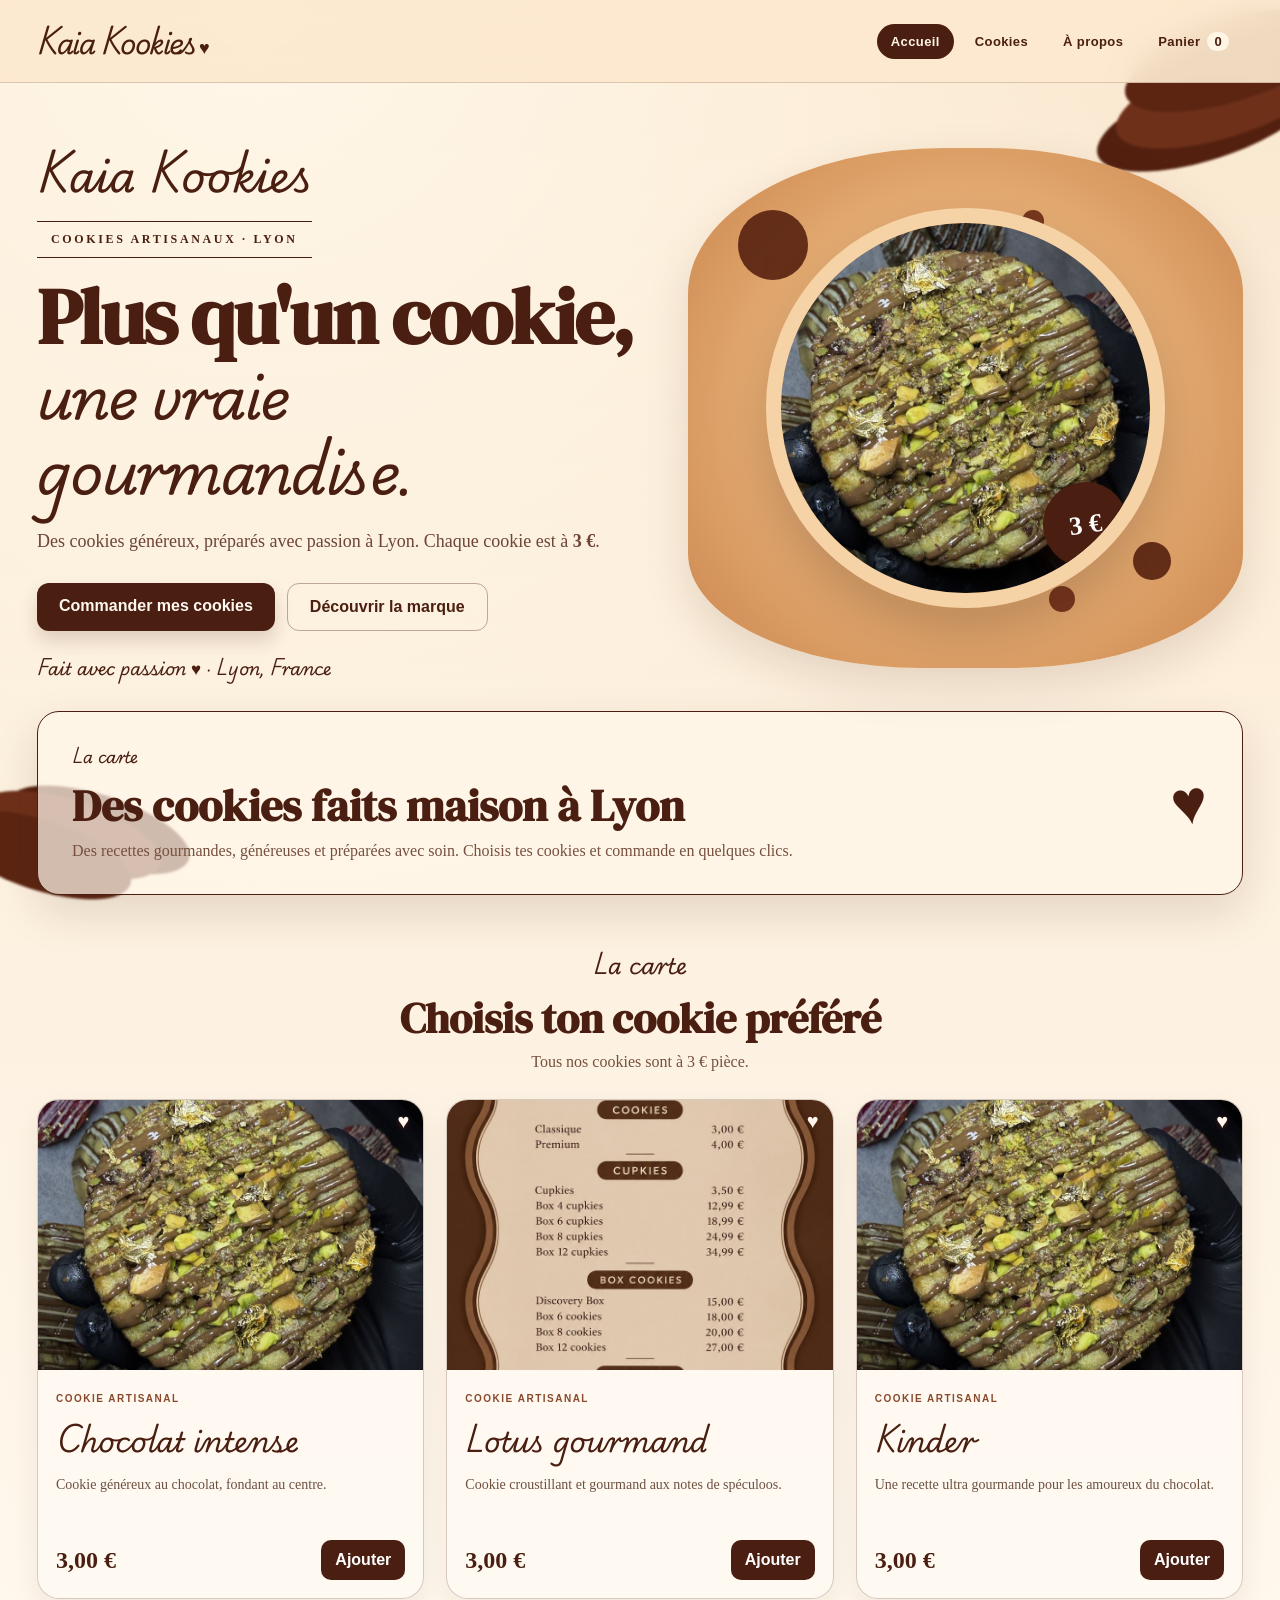
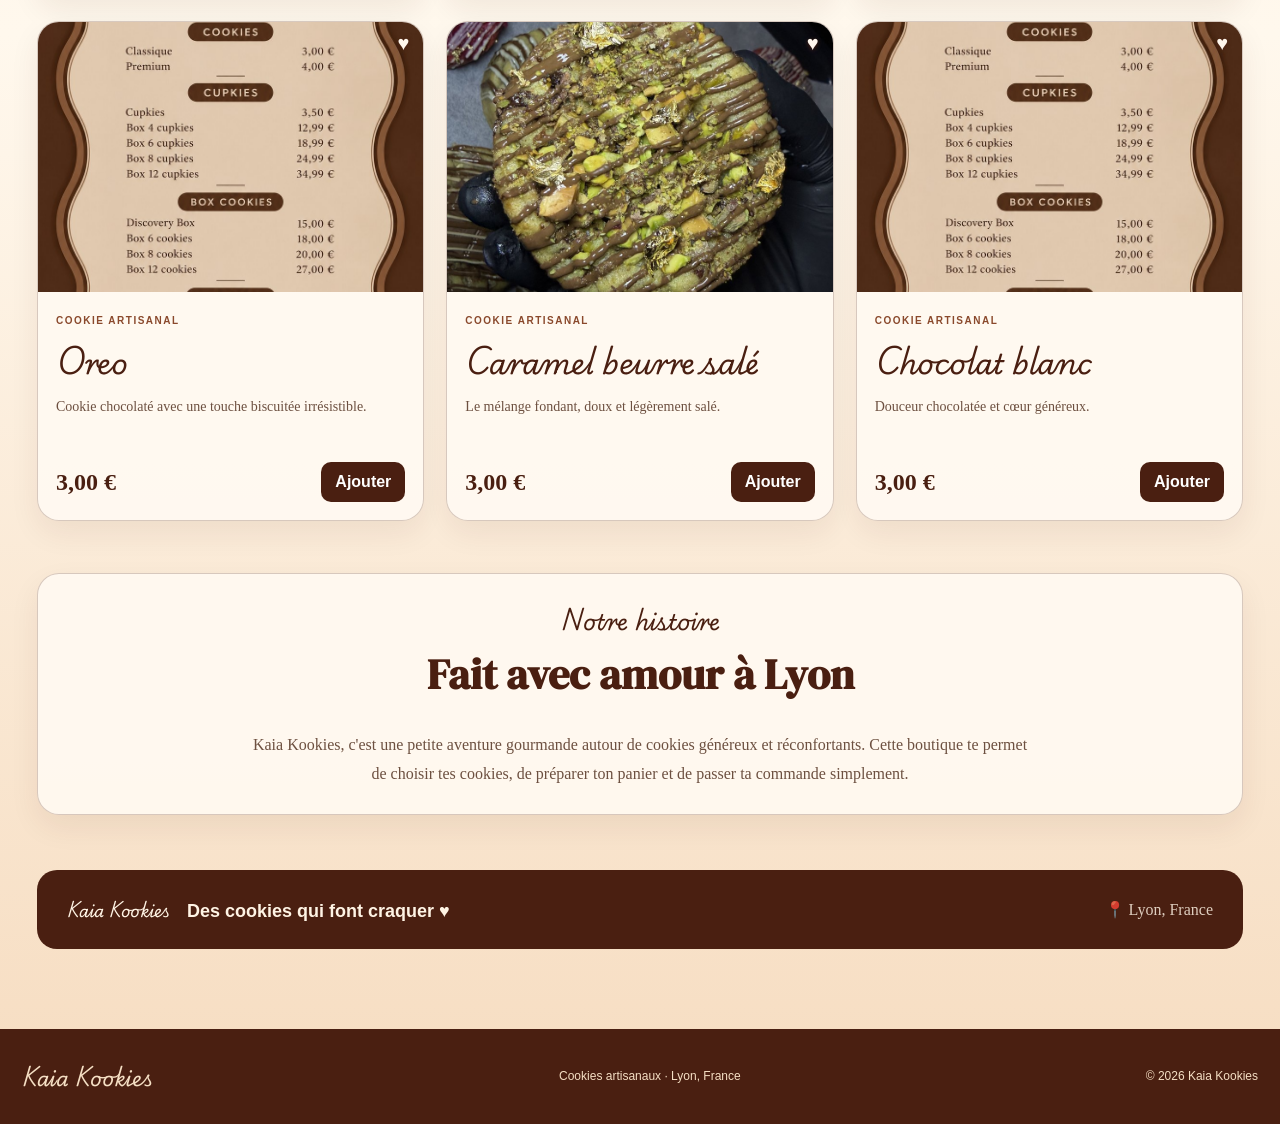
<file: index.html>
<!doctype html>
<html lang="fr">
<head>
<meta charset="utf-8"><meta name="viewport" content="width=device-width,initial-scale=1">
<title>Kaia Kookies — Cookies artisanaux à Lyon</title>
<meta name="description" content="Kaia Kookies — cookies artisanaux à Lyon. Tous nos cookies sont à 3 €. Commande en ligne.">
<link rel="preconnect" href="https://fonts.googleapis.com"><link rel="preconnect" href="https://fonts.gstatic.com" crossorigin>
<link href="https://fonts.googleapis.com/css2?family=DM+Serif+Display&family=Playwrite+AU+QLD:wght@100..400&display=swap" rel="stylesheet">
<link rel="stylesheet" href="style.css">
</head>
<body>
<header><nav class="nav"><a class="logo" href="index.html">Kaia Kookies<span>♥</span></a><div class="navlinks"><a class="active" href="#accueil">Accueil</a><a href="#cookies">Cookies</a><a href="#apropos">À propos</a><a href="panier.html">Panier <span class="count" data-count>0</span></a></div></nav></header>
<main class="wrap" id="accueil">
<section class="hero">
<div class="hero-copy"><div class="brand-line"><span class="brand-script">Kaia Kookies</span></div><div class="eyebrow">COOKIES ARTISANAUX · LYON</div><h1>Plus qu'un cookie,<br><span>une vraie gourmandise.</span></h1><p>Des cookies généreux, préparés avec passion à Lyon. Chaque cookie est à <strong>3 €</strong>.</p><div class="hero-actions"><a class="btn" href="#cookies">Commander mes cookies</a><a class="btn light" href="#apropos">Découvrir la marque</a></div><div class="hero-signature">Fait avec passion ♥ · Lyon, France</div></div>
<div class="heroimg kaia-heroimg"><div class="splash splash-a"></div><div class="splash splash-b"></div><div class="hero-cookie-frame"><img src="hero.jpg" alt="Cookie Kaia Kookies"><span class="hero-badge">3 €</span></div></div>
</section>
<section class="intro-banner"><div><span class="script-small">La carte</span><h2>Des cookies faits maison à Lyon</h2><p>Des recettes gourmandes, généreuses et préparées avec soin. Choisis tes cookies et commande en quelques clics.</p></div><div class="heart-mark">♥</div></section>
<section id="cookies"><div class="title"><span class="script-small">La carte</span><h2>Choisis ton cookie préféré</h2><p>Tous nos cookies sont à 3 € pièce.</p></div><div class="grid" id="products"></div></section>
<section id="apropos" class="panel" style="margin-top:52px"><div class="title"><span class="script-small">Notre histoire</span><h2>Fait avec amour à Lyon</h2></div><p style="max-width:780px;margin:auto;text-align:center;line-height:1.8;color:#6d5040">Kaia Kookies, c'est une petite aventure gourmande autour de cookies généreux et réconfortants. Cette boutique te permet de choisir tes cookies, de préparer ton panier et de passer ta commande simplement.</p></section>
<section class="social-strip"><div><span class="script-small">Kaia Kookies</span><strong>Des cookies qui font craquer ♥</strong></div><span>📍 Lyon, France</span></section>
</main>
<footer><div class="foot"><strong>Kaia Kookies</strong><span>Cookies artisanaux · Lyon, France</span><span>© <span id="year"></span> Kaia Kookies</span></div></footer>
<div class="toast" id="toast">Cookie ajouté au panier 🍪</div>
<script src="app.js"></script><script>renderHome();</script>
</body></html>
</file>
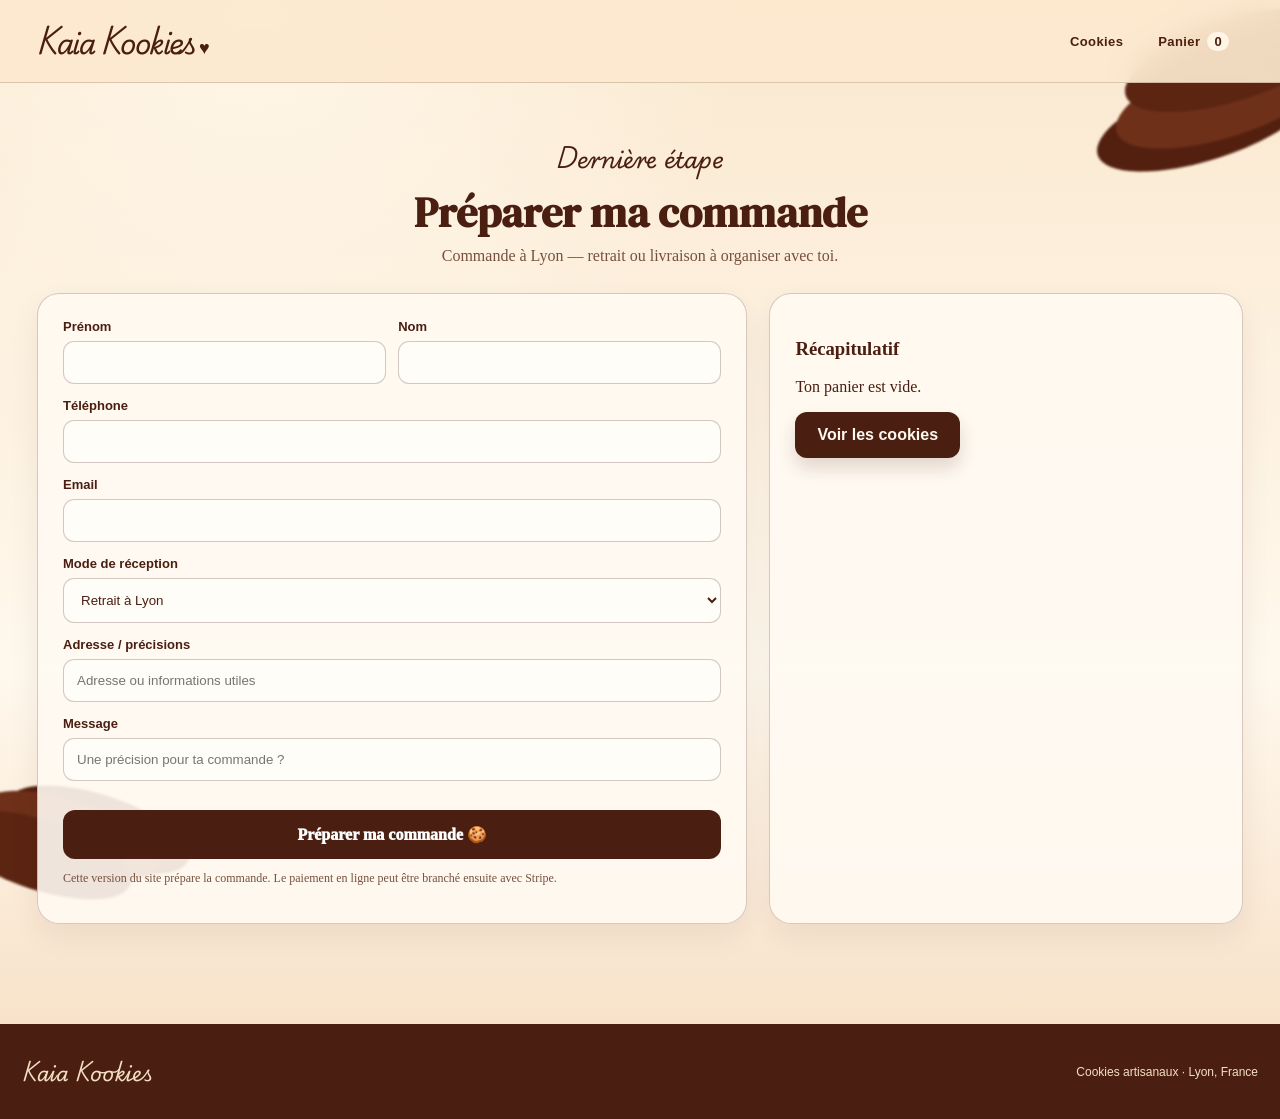
<file: commande.html>
<!doctype html><html lang="fr"><head><meta charset="utf-8"><meta name="viewport" content="width=device-width,initial-scale=1"><title>Commande — Kaia Kookies</title><link rel="preconnect" href="https://fonts.googleapis.com"><link rel="preconnect" href="https://fonts.gstatic.com" crossorigin><link href="https://fonts.googleapis.com/css2?family=DM+Serif+Display&family=Playwrite+AU+QLD:wght@100..400&display=swap" rel="stylesheet"><link rel="stylesheet" href="style.css"></head><body><header><nav class="nav"><a class="logo" href="index.html">Kaia Kookies<span>♥</span></a><div class="navlinks"><a href="index.html#cookies">Cookies</a><a href="panier.html">Panier <span class="count" data-count>0</span></a></div></nav></header><main class="wrap"><div class="title"><span class="script-small">Dernière étape</span><h2>Préparer ma commande</h2><p>Commande à Lyon — retrait ou livraison à organiser avec toi.</p></div><div class="checkout-grid"><section class="panel"><form id="orderForm"><div class="two"><div class="field"><label>Prénom</label><input required name="prenom"></div><div class="field"><label>Nom</label><input required name="nom"></div></div><div class="field"><label>Téléphone</label><input required name="telephone" type="tel"></div><div class="field"><label>Email</label><input required name="email" type="email"></div><div class="field"><label>Mode de réception</label><select name="reception"><option>Retrait à Lyon</option><option>Livraison à Lyon</option></select></div><div class="field"><label>Adresse / précisions</label><input name="adresse" placeholder="Adresse ou informations utiles"></div><div class="field"><label>Message</label><input name="message" placeholder="Une précision pour ta commande ?"></div><button class="pay" type="submit">Préparer ma commande 🍪</button><p class="payment-note">Cette version du site prépare la commande. Le paiement en ligne peut être branché ensuite avec Stripe.</p></form></section><aside class="panel"><h3>Récapitulatif</h3><div id="orderSummary"></div></aside></div></main><footer><div class="foot"><strong>Kaia Kookies</strong><span>Cookies artisanaux · Lyon, France</span></div></footer><script src="app.js"></script><script>renderCheckout();</script></body></html>
</file>
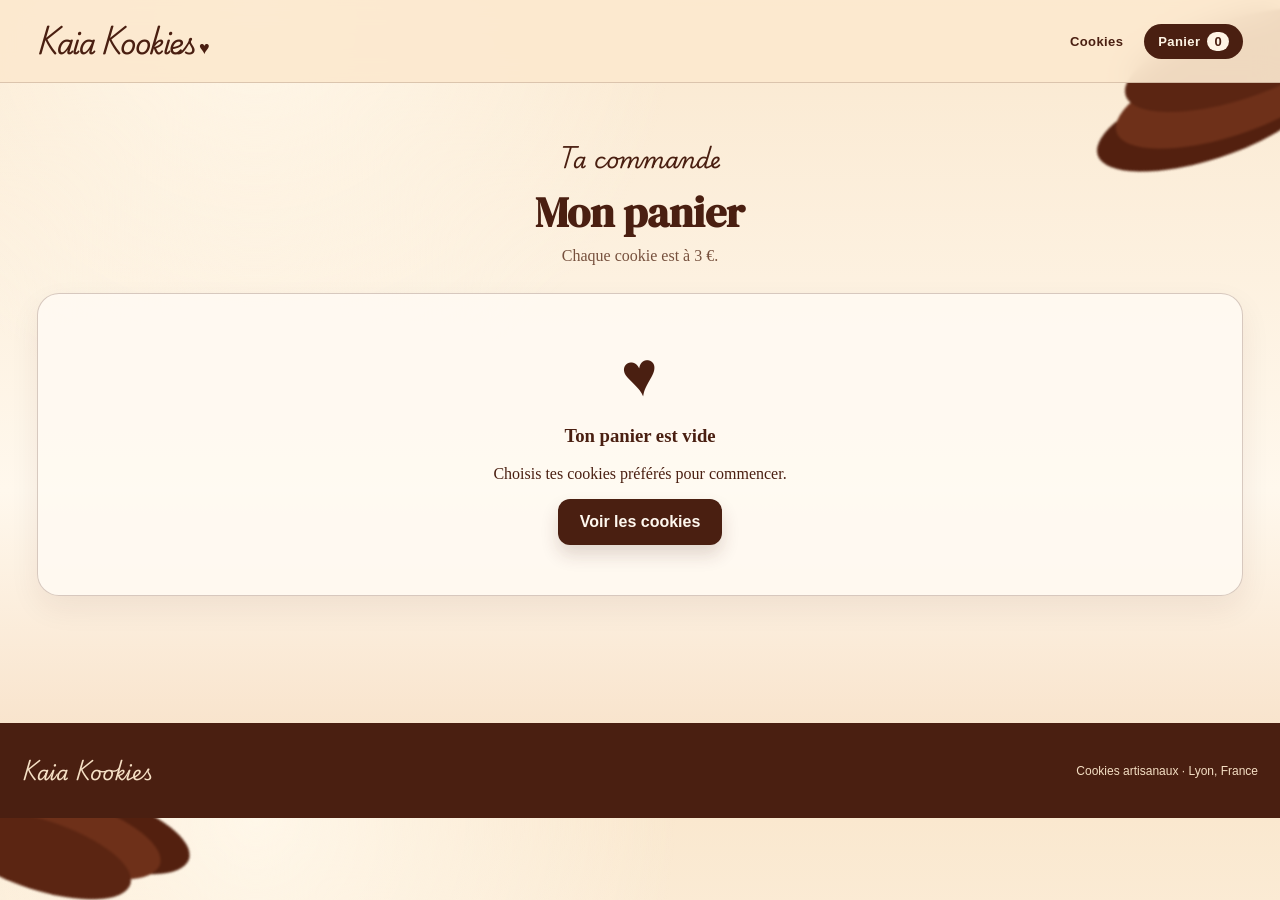
<file: panier.html>
<!doctype html><html lang="fr"><head><meta charset="utf-8"><meta name="viewport" content="width=device-width,initial-scale=1"><title>Panier — Kaia Kookies</title><link rel="preconnect" href="https://fonts.googleapis.com"><link rel="preconnect" href="https://fonts.gstatic.com" crossorigin><link href="https://fonts.googleapis.com/css2?family=DM+Serif+Display&family=Playwrite+AU+QLD:wght@100..400&display=swap" rel="stylesheet"><link rel="stylesheet" href="style.css"></head><body><header><nav class="nav"><a class="logo" href="index.html">Kaia Kookies<span>♥</span></a><div class="navlinks"><a href="index.html#cookies">Cookies</a><a class="active" href="panier.html">Panier <span class="count" data-count>0</span></a></div></nav></header><main class="wrap"><div class="title"><span class="script-small">Ta commande</span><h2>Mon panier</h2><p>Chaque cookie est à 3 €.</p></div><div id="cart"></div></main><footer><div class="foot"><strong>Kaia Kookies</strong><span>Cookies artisanaux · Lyon, France</span></div></footer><script src="app.js"></script><script>renderCart();</script></body></html>
</file>
<file: style.css>
/* KAIA KOOKIES — visual identity inspired by the provided menu */
:root{--cream:#f9e6ca;--cream2:#fff5e5;--paper:#f7d9b2;--brown:#4a1f11;--brown2:#6b2e19;--dark:#2c140c;--line:#9a5c3d;--white:#fffaf2;--shadow:0 18px 45px rgba(73,31,17,.13)}
*{box-sizing:border-box}html{scroll-behavior:smooth}body{margin:0;color:var(--brown);background:radial-gradient(circle at 20% 0,#fff7e9 0,transparent 32%),linear-gradient(180deg,#fae8cf 0,#fff8ed 60%,#f6dcc0 100%);font-family:"Playfair Display",Georgia,serif}body:before,body:after{content:"";position:fixed;z-index:-1;pointer-events:none;border-radius:50%;filter:blur(1px);background:#5b2512}body:before{width:230px;height:80px;right:-70px;top:20px;transform:rotate(-18deg);box-shadow:-20px 32px 0 #6e3019, -45px 48px 0 #53200f}body:after{width:190px;height:70px;left:-55px;bottom:10px;transform:rotate(18deg);box-shadow:22px -28px 0 #6e3019,48px -42px 0 #53200f}a{text-decoration:none;color:inherit}button{font:inherit;cursor:pointer;border:0}
header{position:sticky;top:0;z-index:50;background:rgba(252,233,207,.92);backdrop-filter:blur(14px);border-bottom:1px solid rgba(74,31,17,.18)}.nav{max-width:1250px;margin:auto;min-height:82px;padding:10px 22px;display:flex;align-items:center;justify-content:space-between;gap:20px}.logo{font-family:"Playwrite AU QLD","Brush Script MT","Segoe Script",cursive;font-size:28px;font-weight:600;letter-spacing:-1.5px}.logo span{display:inline-block;font-size:18px;margin-left:3px}.navlinks{display:flex;gap:7px;align-items:center}.navlinks a{padding:10px 14px;border-radius:999px;font-family:Arial,sans-serif;font-size:13px;font-weight:800;letter-spacing:.03em}.navlinks a:hover,.navlinks a.active{background:var(--brown);color:#fff5e5}.count{background:#fff5e5;color:var(--brown);border-radius:99px;padding:2px 7px;margin-left:3px}
.wrap{max-width:1250px;margin:auto;padding:30px 22px 70px;min-height:70vh}.hero{display:grid;grid-template-columns:1.04fr .96fr;gap:50px;align-items:center;min-height:590px}.hero-copy{padding:16px 0}.brand-line{margin-bottom:4px}.brand-script,.script-small{font-family:"Playwrite AU QLD","Brush Script MT","Segoe Script",cursive}.brand-script{font-size:42px}.eyebrow{display:inline-block;margin-top:4px;padding:10px 14px;border-top:1px solid var(--brown);border-bottom:1px solid var(--brown);font-size:12px;letter-spacing:.22em;font-weight:700}.hero h1{font-family:"DM Serif Display",Georgia,serif;font-size:clamp(50px,6.2vw,88px);line-height:.94;letter-spacing:-2px;margin:22px 0;color:var(--brown)}.hero h1 span{font-family:"Playwrite AU QLD","Brush Script MT",cursive;font-size:.72em}.hero p{max-width:610px;font-size:18px;line-height:1.75;color:#6d4536}.hero-actions{display:flex;flex-wrap:wrap;gap:12px;margin-top:25px}.hero-signature{font-family:"Playwrite AU QLD","Brush Script MT",cursive;font-size:17px;margin-top:20px}.btn{display:inline-block;padding:14px 22px;border-radius:12px;background:var(--brown);color:#fff8ef;font-family:Arial,sans-serif;font-weight:800;box-shadow:0 10px 18px rgba(74,31,17,.16)}.btn:hover{transform:translateY(-1px)}.btn.light{background:transparent;color:var(--brown);border:1px solid rgba(74,31,17,.35);box-shadow:none}
.heroimg.kaia-heroimg{height:520px;position:relative;display:grid;place-items:center;background:radial-gradient(circle,#efc590 0,#e4ac73 53%,#c9844b 100%);border-radius:46% 46% 42% 42% / 28% 28% 22% 22%;overflow:hidden;box-shadow:var(--shadow)}.hero-cookie-frame{position:relative;width:min(410px,72%);aspect-ratio:1;border-radius:50%;overflow:hidden;border:15px solid #f5d3a7;box-shadow:0 25px 45px rgba(55,23,11,.22)}.hero-cookie-frame img{width:100%;height:100%;object-fit:cover;display:block}.hero-badge{position:absolute;right:6%;bottom:7%;display:grid;place-items:center;width:85px;height:85px;border-radius:50%;background:var(--brown);color:white;font-size:26px;font-weight:800;transform:rotate(-8deg);box-shadow:0 12px 24px rgba(74,31,17,.28)}.splash{position:absolute;border-radius:50%;background:#5a2412;opacity:.92}.splash-a{width:70px;height:70px;left:9%;top:12%;box-shadow:100px 55px 0 -15px #71311a,260px -24px 0 -24px #6d2d17}.splash-b{width:38px;height:38px;right:13%;bottom:17%;box-shadow:-90px 38px 0 -6px #6d2d17,60px 68px 0 -10px #73331a}
.intro-banner{margin:8px 0 48px;padding:28px 34px;border:1.5px solid var(--brown);border-radius:22px;display:flex;justify-content:space-between;align-items:center;background:rgba(255,247,235,.72);box-shadow:var(--shadow)}.intro-banner h2,.title h2{font-family:"DM Serif Display",Georgia,serif;margin:4px 0;font-size:44px}.intro-banner p,.title p{color:#76503d;margin:6px 0}.heart-mark{font-size:62px;line-height:1;transform:rotate(-8deg)}
.title{text-align:center;margin:0 auto 28px}.title .script-small{font-size:22px}.title h2{font-size:42px}.grid{display:grid;grid-template-columns:repeat(3,1fr);gap:22px}.card,.panel{background:rgba(255,250,242,.9);border:1px solid rgba(74,31,17,.22);border-radius:22px;box-shadow:0 12px 30px rgba(74,31,17,.07)}.card{overflow:hidden}.pic{height:270px;overflow:hidden;background:#efd0aa;position:relative}.pic:after{content:"♥";position:absolute;right:14px;top:10px;font-family:Arial,sans-serif;font-size:20px;color:#fff7ed;text-shadow:0 1px 4px #4a1f11}.pic img{width:100%;height:100%;object-fit:cover;display:block;transition:transform .35s ease}.card:hover .pic img{transform:scale(1.045)}.body{padding:18px 18px 20px}.tag{font-family:Arial,sans-serif;font-size:10px;letter-spacing:.15em;text-transform:uppercase;color:#8a492c;font-weight:900}.card h3{font-family:"Playwrite AU QLD","Brush Script MT","Segoe Script",cursive;font-size:28px;font-weight:500;margin:6px 0 8px}.desc{font-size:14px;color:#6d5040;line-height:1.55;min-height:66px}.row{display:flex;align-items:center;justify-content:space-between;gap:10px}.price{font-size:24px;font-weight:800}.add{background:var(--brown);color:white;padding:11px 14px;border-radius:10px;font-family:Arial,sans-serif;font-weight:900}.social-strip{margin-top:55px;padding:24px 30px;border-radius:20px;background:var(--brown);color:#fff4e5;display:flex;justify-content:space-between;align-items:center}.social-strip strong{font-family:Arial,sans-serif;font-size:18px;margin:0 16px}.social-strip span:last-child{opacity:.82}.social-icons{font-size:22px;letter-spacing:.2em}
/* generic inner pages */
main.wrap>.title{padding-top:24px}.panel{padding:25px;margin-bottom:20px}.checkout-grid,.checkout{display:grid;grid-template-columns:1.2fr .8fr;gap:22px}.field{margin-bottom:14px}.field label{display:block;font-size:13px;font-weight:900;margin-bottom:7px;font-family:Arial,sans-serif}.field input,.field select,.form input{width:100%;padding:13px;border:1px solid rgba(74,31,17,.24);border-radius:11px;background:#fffdf8;color:var(--brown)}.summary{display:flex;justify-content:space-between;padding:12px 0;border-bottom:1px solid rgba(74,31,17,.13)}.total{font-size:22px;font-weight:950}.pay{width:100%;padding:15px;background:var(--brown);color:white;border-radius:12px;font-weight:950;margin-top:15px}.profile{display:grid;grid-template-columns:1fr 1.4fr;gap:20px}.points{background:var(--brown);color:white;border-radius:25px;padding:30px}.points strong{font-size:54px;display:block}.progress{height:12px;background:#edd1b1;border-radius:99px;overflow:hidden}.progress i{display:block;height:100%;background:#b96a3e;width:62%}.empty{text-align:center;padding:55px;color:#76503d}.payment-box{display:grid;gap:10px}.pay-option{display:flex;align-items:center;gap:10px;border:1px solid rgba(74,31,17,.18);border-radius:13px;padding:14px;background:#fffdf8;cursor:pointer}.paypal-box{display:none;padding:14px;border-radius:12px;background:#f1deca}.payment-note{font-size:12px;color:#76503d}.notice{padding:13px;border-radius:12px;background:#f3dfc2;margin-top:10px}.admin-head{display:flex;justify-content:space-between;align-items:center;margin-bottom:30px}.admin-item{display:grid;grid-template-columns:60px 1fr 130px 140px auto;gap:10px;align-items:center;background:#fffdf8;border:1px solid rgba(74,31,17,.18);padding:12px;border-radius:16px;margin-bottom:10px}.admin-item input{padding:10px;border:1px solid #d9cbbf;border-radius:9px;width:100%}.danger{background:#8b2e21!important;color:#fff}.warning{margin-top:25px;background:#fff0d7}.two{display:grid;grid-template-columns:1fr 1fr;gap:12px}
footer{margin-top:10px;background:var(--brown);color:#f5dfc4;padding:28px 22px}.foot{max-width:1250px;margin:auto;display:flex;justify-content:space-between;align-items:center;gap:20px;font-family:Arial,sans-serif;font-size:12px}.foot strong{font-family:"Playwrite AU QLD","Brush Script MT",cursive;font-size:20px;font-weight:500}
@media(max-width:950px){.hero,.checkout-grid,.checkout,.profile{grid-template-columns:1fr}.heroimg.kaia-heroimg{height:420px}.grid{grid-template-columns:repeat(2,1fr)}}@media(max-width:650px){.nav{flex-wrap:wrap}.navlinks{width:100%;justify-content:center;overflow:auto}.wrap{padding:20px 15px 50px}.hero{gap:25px;min-height:auto;padding-top:18px}.brand-script{font-size:34px}.hero h1{font-size:50px}.heroimg.kaia-heroimg{height:340px}.hero-cookie-frame{width:68%}.grid{grid-template-columns:1fr}.intro-banner{padding:22px;align-items:flex-start}.intro-banner h2,.title h2{font-size:34px}.social-strip,.foot{flex-direction:column;align-items:flex-start}.two{grid-template-columns:1fr}.admin-item{grid-template-columns:50px 1fr}.admin-item input,.admin-item button{grid-column:2}}
.cup-hero{margin-top:8px}.cup-hero h1{font-family:"Playwrite AU QLD","Brush Script MT","Segoe Script",cursive;font-size:clamp(48px,6vw,78px);margin:4px 0;color:var(--brown)}.cup-hero p{max-width:680px;font-size:18px;line-height:1.7}.cup-grid .pic{height:320px;background:#f1d4b1}.cup-grid .pic img{object-fit:cover;object-position:center}.cup-box{margin-top:52px}.box-preview{width:min(310px,36vw);border-radius:18px;overflow:hidden;box-shadow:var(--shadow);border:1px solid rgba(74,31,17,.18)}.box-preview img{display:block;width:100%;height:100%;object-fit:cover}.box-card{max-width:720px;margin:0 auto}.box-pic{height:380px}.box-pic img{object-fit:cover;object-position:center}.box-card h3{font-size:32px}
@media(max-width:650px){.box-preview{width:100%;max-width:360px}.cup-box{flex-direction:column}.box-pic{height:320px}}


.onsite-note{margin-top:18px;padding:14px 18px;border:1px solid rgba(86,42,22,.25);background:rgba(255,248,238,.72);border-radius:16px;line-height:1.55}.onsite-pill{display:inline-flex;align-items:center;padding:9px 13px;border-radius:999px;background:#5c2d19;color:#fffaf5;font-size:.82rem;font-weight:600;white-space:nowrap}

.price-hero{margin-top:8px}.price-hero h1{font-family:"Playwrite AU QLD","Brush Script MT","Segoe Script",cursive;font-size:clamp(40px,5vw,64px);margin:4px 0;color:var(--brown)}
.price-list{display:grid;gap:12px;max-width:820px;margin:0 auto 46px}
.price-row{display:flex;align-items:center;gap:16px;padding:12px 18px 12px 12px;background:rgba(255,250,242,.9);border:1px solid rgba(74,31,17,.22);border-radius:18px}
.price-row img{width:78px;height:78px;object-fit:cover;border-radius:14px;flex:none}
.price-info{flex:1;display:flex;flex-direction:column;gap:3px}.price-info strong{font-size:18px}.price-info span{font-size:13px;color:#6d5040;line-height:1.45}
.price-amount{font-size:24px;font-weight:800;white-space:nowrap}.price-note{text-align:center;color:#6d5040;font-size:14px}
@media(max-width:600px){.price-row{gap:10px}.price-row img{width:60px;height:60px}.price-amount{font-size:20px}}
.price-buy{display:flex;align-items:center;gap:12px;flex:none}@media(max-width:600px){.price-row{flex-wrap:wrap}.price-buy{width:100%;justify-content:space-between}}
.price-info .onsite-pill{align-self:flex-start;padding:4px 10px;font-size:11px}


/* ===== Ajouts pour Shopify ===== */
a.pic{display:block}
a.add{display:inline-block}
.card h3 a{color:inherit}
.row form,.price-buy form,.card form{margin:0}
.section-space{margin-top:52px}
.muted{color:#756b65}
.cat-nav{display:flex;flex-wrap:wrap;gap:8px;justify-content:center;margin:0 0 30px}
.cat-nav a{padding:9px 16px;border-radius:999px;border:1px solid rgba(74,31,17,.3);font-family:Arial,sans-serif;font-size:13px;font-weight:800}
.cat-nav a.active,.cat-nav a:hover{background:var(--brown);color:#fff5e5}
.product-layout{display:grid;grid-template-columns:1fr 1fr;gap:34px;align-items:start}
.pic.big{height:auto;aspect-ratio:1}
.product-info h1{font-family:"Playwrite AU QLD","Brush Script MT","Segoe Script",cursive;font-weight:500;font-size:clamp(34px,4vw,52px);margin:8px 0 14px}
.product-info .price{display:block;margin-bottom:14px}
.product-info .desc{min-height:0;font-size:16px;margin-bottom:16px}
.buy-row{display:flex;gap:12px;align-items:center;margin-top:18px}
.buy-row input[type=number]{width:84px;padding:12px;border:1px solid rgba(74,31,17,.24);border-radius:11px;background:#fffdf8;color:var(--brown)}
.cart-line{gap:16px}
.cart-line-info{display:flex;align-items:center;gap:14px;flex:1}
.cart-line-info img{width:64px;height:64px;object-fit:cover;border-radius:12px}
.btn.cream{background:#fff5e5;color:var(--brown)}
.toast{position:fixed;left:50%;bottom:26px;transform:translate(-50%,20px);background:var(--brown);color:#fff5e5;padding:13px 20px;border-radius:14px;font-family:Arial,sans-serif;font-weight:800;opacity:0;pointer-events:none;transition:.25s;z-index:100}
.toast.show{opacity:1;transform:translate(-50%,0)}
@media(max-width:950px){.product-layout{grid-template-columns:1fr}}
/* Standalone site additions */
.product-card .pic{height:270px}.product-card .body{padding:18px}.cart-panel{max-width:900px;margin:auto}.cart-item{display:flex;align-items:center;gap:16px;padding:14px 0;border-bottom:1px solid rgba(74,31,17,.14)}.cart-item img{width:78px;height:78px;border-radius:14px;object-fit:cover}.cart-item-info{flex:1}.qty{display:flex;align-items:center;gap:8px}.qty button{width:34px;height:34px;border-radius:9px;background:#f3ddc1;color:var(--brown);font-weight:900}.qty span{min-width:20px;text-align:center;font-weight:800}.cart-total{display:flex;justify-content:space-between;font-size:24px;font-weight:900;padding:20px 0}.cart-actions{display:flex;justify-content:flex-end;gap:12px}.empty-cart{text-align:center;padding:50px}.success{padding:25px;border-radius:18px;background:#fff5e5;border:1px solid rgba(74,31,17,.2);line-height:1.7}.order-code{font-size:26px;font-weight:900;letter-spacing:.08em}.mini-line{display:flex;justify-content:space-between;padding:9px 0;border-bottom:1px solid rgba(74,31,17,.12)}
</file>
